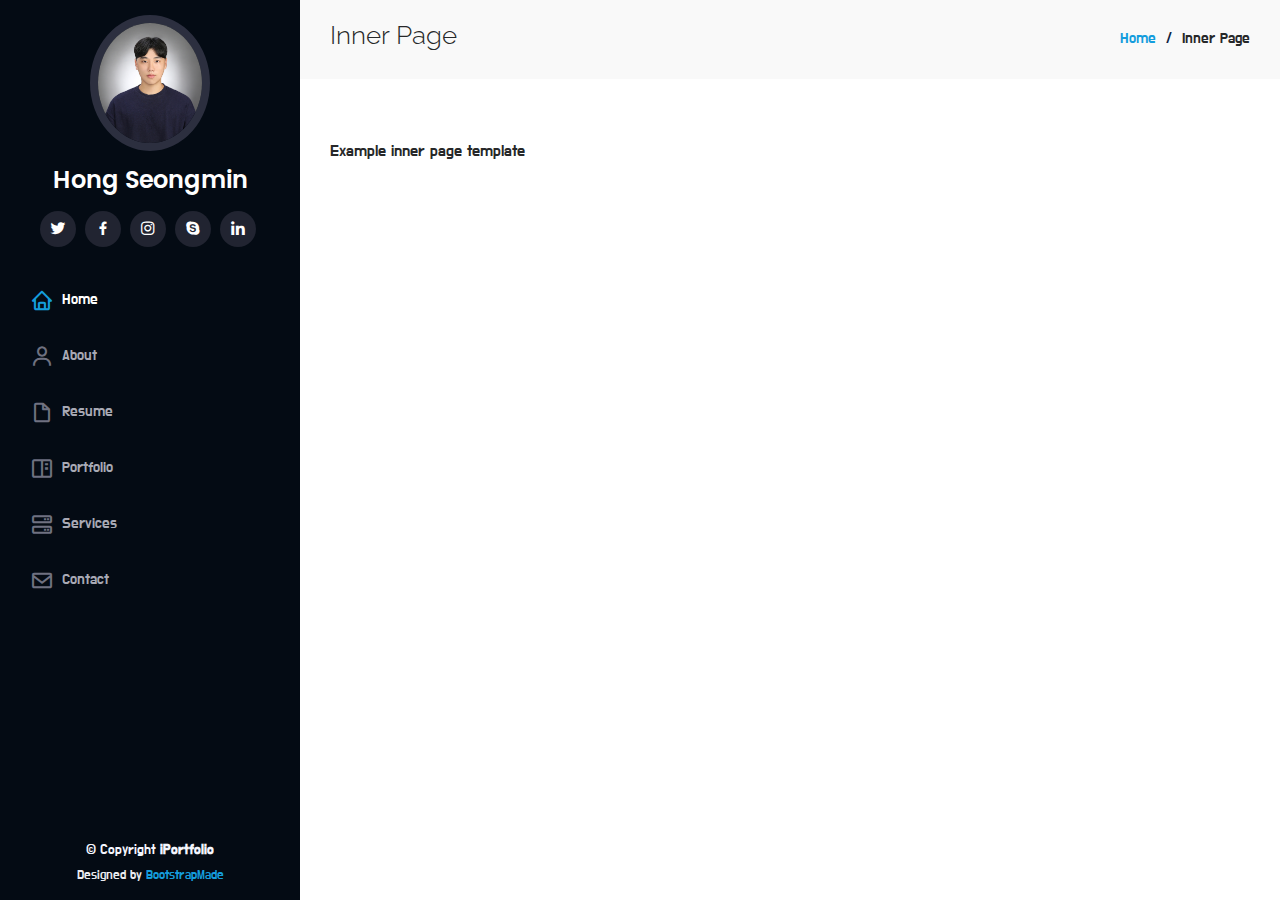
<file: inner-page.html>
<!DOCTYPE html>
<html lang="en">

<head>
  <meta charset="utf-8">
  <meta content="width=device-width, initial-scale=1.0" name="viewport">

  <title>Inner Page - iPortfolio Bootstrap Template</title>
  <meta content="" name="description">
  <meta content="" name="keywords">

  <!-- Favicons -->
  <link href="assets/img/favicon.png" rel="icon">
  <link href="assets/img/apple-touch-icon.png" rel="apple-touch-icon">

  <!-- Google Fonts -->
  <link href="https://fonts.googleapis.com/css?family=Open+Sans:300,300i,400,400i,600,600i,700,700i|Raleway:300,300i,400,400i,500,500i,600,600i,700,700i|Poppins:300,300i,400,400i,500,500i,600,600i,700,700i" rel="stylesheet">

  <!-- Vendor CSS Files -->
  <link href="assets/vendor/aos/aos.css" rel="stylesheet">
  <link href="assets/vendor/bootstrap/css/bootstrap.min.css" rel="stylesheet">
  <link href="assets/vendor/bootstrap-icons/bootstrap-icons.css" rel="stylesheet">
  <link href="assets/vendor/boxicons/css/boxicons.min.css" rel="stylesheet">
  <link href="assets/vendor/glightbox/css/glightbox.min.css" rel="stylesheet">
  <link href="assets/vendor/swiper/swiper-bundle.min.css" rel="stylesheet">

  <!-- Template Main CSS File -->
  <link href="assets/css/style.css" rel="stylesheet">

  <!-- =======================================================
  * Template Name: iPortfolio
  * Updated: Sep 18 2023 with Bootstrap v5.3.2
  * Template URL: https://bootstrapmade.com/iportfolio-bootstrap-portfolio-websites-template/
  * Author: BootstrapMade.com
  * License: https://bootstrapmade.com/license/
  ======================================================== -->
</head>

<body>

  <!-- ======= Mobile nav toggle button ======= -->
  <i class="bi bi-list mobile-nav-toggle d-xl-none"></i>

  <!-- ======= Header ======= -->
  <header id="header">
    <div class="d-flex flex-column">

      <div class="profile">
        <img src="assets/img/profile-img.jpg" alt="" class="img-fluid rounded-circle">
        <h1 class="text-light"><a href="index.html">Hong Seongmin</a></h1>
        <div class="social-links mt-3 text-center">
          <a href="#" class="twitter"><i class="bx bxl-twitter"></i></a>
          <a href="#" class="facebook"><i class="bx bxl-facebook"></i></a>
          <a href="#" class="instagram"><i class="bx bxl-instagram"></i></a>
          <a href="#" class="google-plus"><i class="bx bxl-skype"></i></a>
          <a href="#" class="linkedin"><i class="bx bxl-linkedin"></i></a>
        </div>
      </div>

      <nav id="navbar" class="nav-menu navbar">
        <ul>
          <li><a href="#hero" class="nav-link scrollto active"><i class="bx bx-home"></i> <span>Home</span></a></li>
          <li><a href="#about" class="nav-link scrollto"><i class="bx bx-user"></i> <span>About</span></a></li>
          <li><a href="#resume" class="nav-link scrollto"><i class="bx bx-file-blank"></i> <span>Resume</span></a></li>
          <li><a href="#portfolio" class="nav-link scrollto"><i class="bx bx-book-content"></i> <span>Portfolio</span></a></li>
          <li><a href="#services" class="nav-link scrollto"><i class="bx bx-server"></i> <span>Services</span></a></li>
          <li><a href="#contact" class="nav-link scrollto"><i class="bx bx-envelope"></i> <span>Contact</span></a></li>
        </ul>
      </nav><!-- .nav-menu -->
    </div>
  </header><!-- End Header -->

  <main id="main">

    <!-- ======= Breadcrumbs ======= -->
    <section class="breadcrumbs">
      <div class="container">

        <div class="d-flex justify-content-between align-items-center">
          <h2>Inner Page</h2>
          <ol>
            <li><a href="index.html">Home</a></li>
            <li>Inner Page</li>
          </ol>
        </div>

      </div>
    </section><!-- End Breadcrumbs -->

    <section class="inner-page">
      <div class="container">
        <p>
          Example inner page template
        </p>
      </div>
    </section>

  </main><!-- End #main -->

  <!-- ======= Footer ======= -->
  <footer id="footer">
    <div class="container">
      <div class="copyright">
        &copy; Copyright <strong><span>iPortfolio</span></strong>
      </div>
      <div class="credits">
        <!-- All the links in the footer should remain intact. -->
        <!-- You can delete the links only if you purchased the pro version. -->
        <!-- Licensing information: https://bootstrapmade.com/license/ -->
        <!-- Purchase the pro version with working PHP/AJAX contact form: https://bootstrapmade.com/iportfolio-bootstrap-portfolio-websites-template/ -->
        Designed by <a href="https://bootstrapmade.com/">BootstrapMade</a>
      </div>
    </div>
  </footer><!-- End  Footer -->

  <a href="#" class="back-to-top d-flex align-items-center justify-content-center"><i class="bi bi-arrow-up-short"></i></a>

  <!-- Vendor JS Files -->
  <script src="assets/vendor/purecounter/purecounter_vanilla.js"></script>
  <script src="assets/vendor/aos/aos.js"></script>
  <script src="assets/vendor/bootstrap/js/bootstrap.bundle.min.js"></script>
  <script src="assets/vendor/glightbox/js/glightbox.min.js"></script>
  <script src="assets/vendor/isotope-layout/isotope.pkgd.min.js"></script>
  <script src="assets/vendor/swiper/swiper-bundle.min.js"></script>
  <script src="assets/vendor/typed.js/typed.umd.js"></script>
  <script src="assets/vendor/waypoints/noframework.waypoints.js"></script>
  <script src="assets/vendor/php-email-form/validate.js"></script>

  <!-- Template Main JS File -->
  <script src="assets/js/main.js"></script>

</body>

</html>
</file>
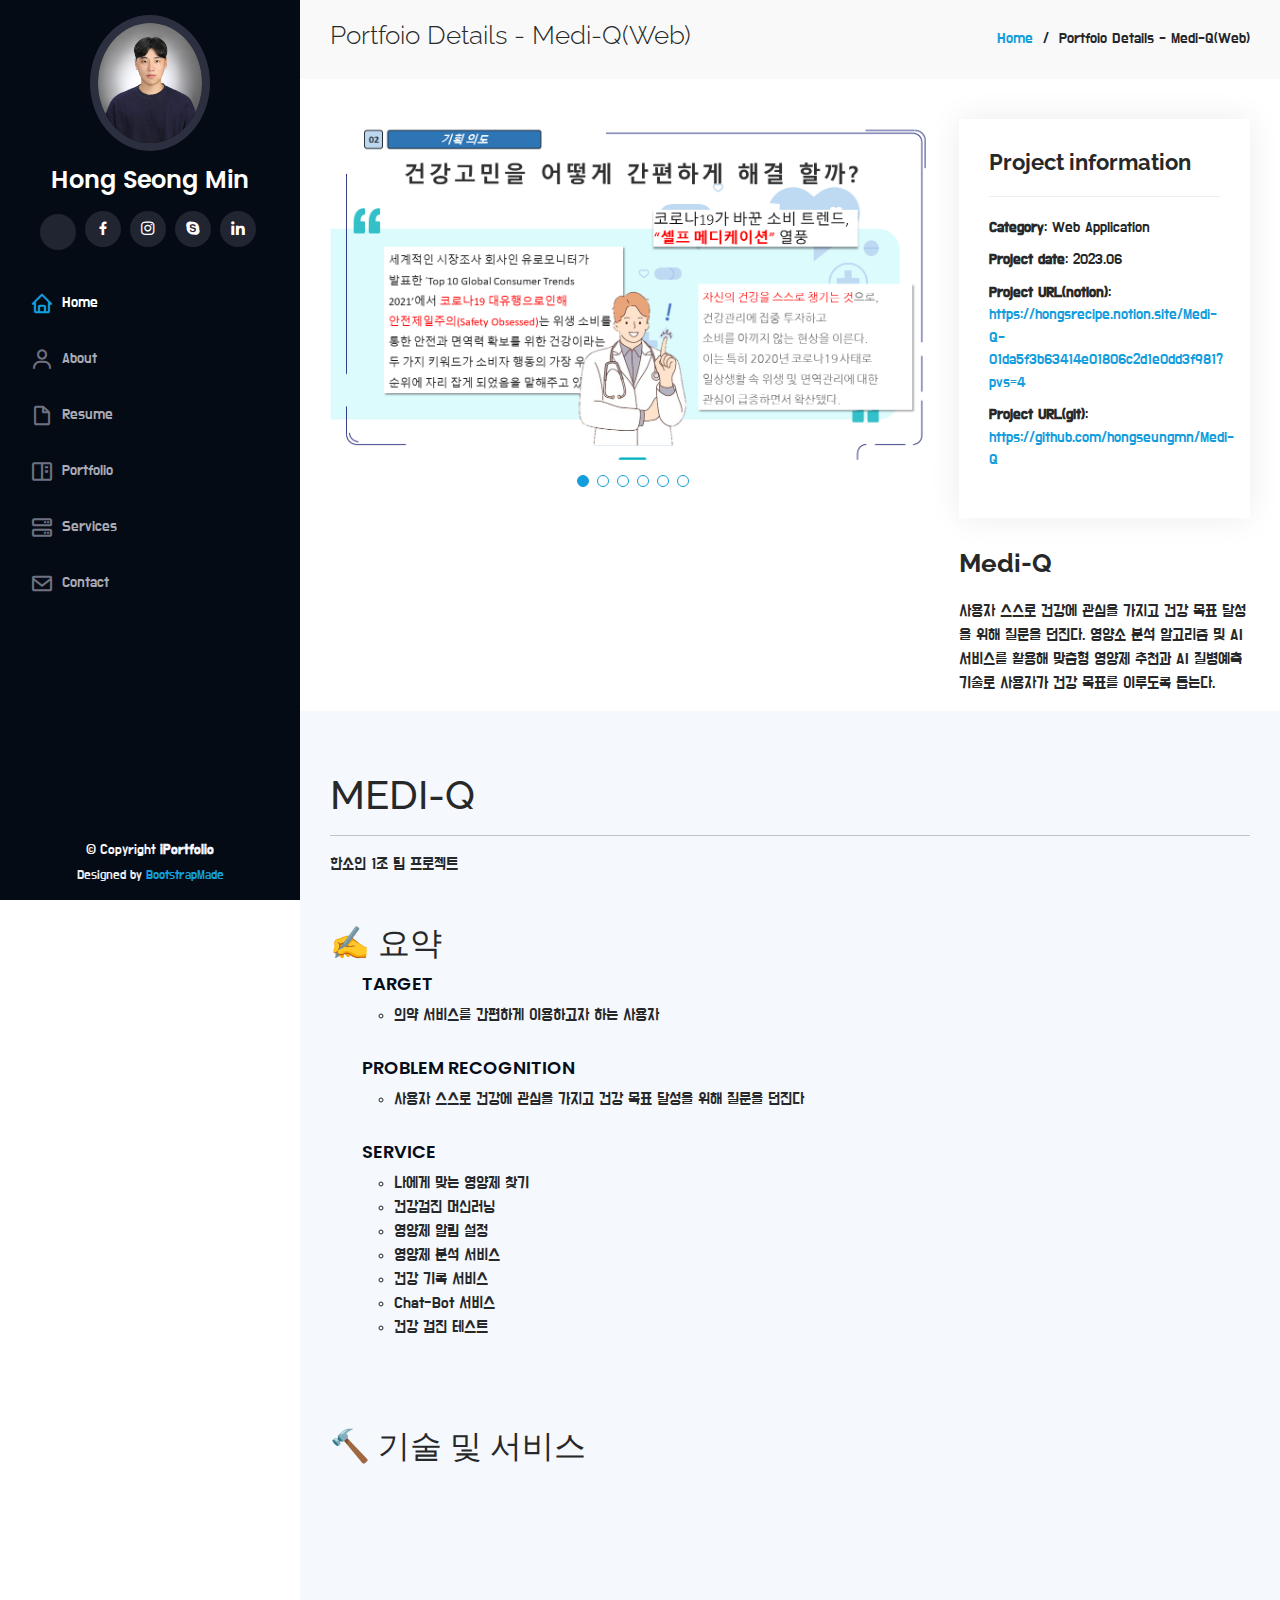
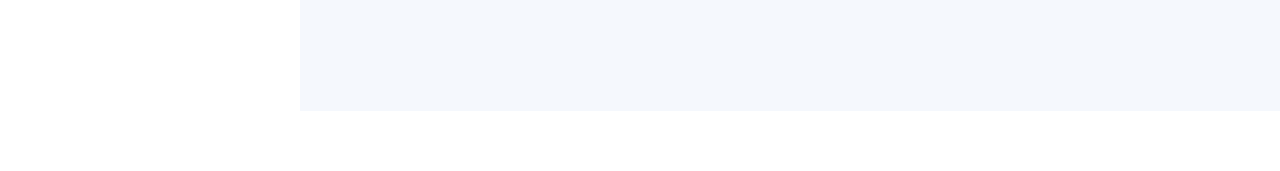
<file: portfolio-details_1.html>
<!DOCTYPE html>
<html lang="en">

<head>
  <meta charset="utf-8">
  <meta content="width=device-width, initial-scale=1.0" name="viewport">

  <title>Portfolio Details - iPortfolio Bootstrap Template</title>
  <meta content="" name="description">
  <meta content="" name="keywords">

  <!-- Favicons -->
  <link href="assets/img/favicon.png" rel="icon">
  <link href="assets/img/apple-touch-icon.png" rel="apple-touch-icon">

  <!-- Google Fonts -->
  <link href="https://fonts.googleapis.com/css?family=Open+Sans:300,300i,400,400i,600,600i,700,700i|Raleway:300,300i,400,400i,500,500i,600,600i,700,700i|Poppins:300,300i,400,400i,500,500i,600,600i,700,700i" rel="stylesheet">

  <!-- Vendor CSS Files -->
  <link href="assets/vendor/aos/aos.css" rel="stylesheet">
  <link href="assets/vendor/bootstrap/css/bootstrap.min.css" rel="stylesheet">
  <link href="assets/vendor/bootstrap-icons/bootstrap-icons.css" rel="stylesheet">
  <link href="assets/vendor/boxicons/css/boxicons.min.css" rel="stylesheet">
  <link href="assets/vendor/glightbox/css/glightbox.min.css" rel="stylesheet">
  <link href="assets/vendor/swiper/swiper-bundle.min.css" rel="stylesheet">

  <!-- Template Main CSS File -->
  <link href="assets/css/style.css" rel="stylesheet">

  <!-- =======================================================
  * Template Name: iPortfolio
  * Updated: Sep 18 2023 with Bootstrap v5.3.2
  * Template URL: https://bootstrapmade.com/iportfolio-bootstrap-portfolio-websites-template/
  * Author: BootstrapMade.com
  * License: https://bootstrapmade.com/license/
  ======================================================== -->
</head>

<body>

  <!-- ======= Mobile nav toggle button ======= -->
  <i class="bi bi-list mobile-nav-toggle d-xl-none"></i>

  <!-- ======= Header ======= -->
  <header id="header">
    <div class="d-flex flex-column">

      <div class="profile">
        <img src="assets/img/profile-img.jpg" alt="" class="img-fluid rounded-circle">
        <h1 class="text-light"><a href="index.html">Hong Seong Min</a></h1>
        <div class="social-links mt-3 text-center">
          <a href="#" class="twitter"><i class="bx si-notion"></i></a>
          <a href="#" class="facebook"><i class="bx bxl-facebook"></i></a>
          <a href="#" class="instagram"><i class="bx bxl-instagram"></i></a>
          <a href="#" class="google-plus"><i class="bx bxl-skype"></i></a>
          <a href="#" class="linkedin"><i class="bx bxl-linkedin"></i></a>
        </div>
      </div>

      <nav id="navbar" class="nav-menu navbar">
        <ul>
          <li><a href="index.html" class="nav-link scrollto active"><i class="bx bx-home"></i> <span>Home</span></a></li>
          <li><a href="index.html#about" class="nav-link scrollto"><i class="bx bx-user"></i> <span>About</span></a></li>
          <li><a href="index.html#resume" class="nav-link scrollto"><i class="bx bx-file-blank"></i> <span>Resume</span></a></li>
          <li><a href="index.html#portfolio" class="nav-link scrollto"><i class="bx bx-book-content"></i> <span>Portfolio</span></a></li>
          <li><a href="index.html#services" class="nav-link scrollto"><i class="bx bx-server"></i> <span>Services</span></a></li>
          <li><a href="index.html#contact" class="nav-link scrollto"><i class="bx bx-envelope"></i> <span>Contact</span></a></li>
        </ul>
      </nav><!-- .nav-menu -->
    </div>
  </header><!-- End Header -->

  <main id="main">

    <!-- ======= Breadcrumbs ======= -->
    <section id="breadcrumbs" class="breadcrumbs">
      <div class="container">

        <div class="d-flex justify-content-between align-items-center">
          <h2>Portfoio Details - Medi-Q(Web)</h2>
          <ol>
            <li><a href="index.html">Home</a></li>
            <li>Portfoio Details - Medi-Q(Web)</li>
          </ol>
        </div>

      </div>
    </section><!-- End Breadcrumbs -->

    <!-- ======= Portfolio Details Section ======= -->
    <section id="portfolio-details" class="portfolio-details">
      <div class="container">

        <div class="row gy-4">

          <div class="col-lg-8">
            <div class="portfolio-details-slider swiper">
              <div class="swiper-wrapper align-items-center">

                <div class="swiper-slide">
                  <img src="assets/img/portfolio/mediq-1.png" alt="">
                </div>

                <div class="swiper-slide">
                  <img src="assets/img/portfolio/mediq-2.png" alt="">
                </div>

                <div class="swiper-slide">
                  <img src="assets/img/portfolio/mediq-3.png" alt="">
                </div>

                <div class="swiper-slide">
                  <img src="assets/img/portfolio/mediq-4.png" alt="">
                </div>

                <div class="swiper-slide">
                  <img src="assets/img/portfolio/mediq-5.png" alt="">
                </div>
                
                <div class="swiper-slide">
                  <img src="assets/img/portfolio/mediq-6.png" alt="">
                </div>

              </div>
              <div class="swiper-pagination"></div>
            </div>
          </div>

          <div class="col-lg-4">
            <div class="portfolio-info">
              <h3>Project information</h3>
              <ul>
                <li><strong>Category</strong>: Web Application</li>
                <li><strong>Project date</strong>: 2023.06</li>
                <li><strong>Project URL(notion)</strong>: <a href="https://hongsrecipe.notion.site/Medi-Q-01da5f3b63414e01806c2d1e0dd3f981?pvs=4">https://hongsrecipe.notion.site/Medi-Q-01da5f3b63414e01806c2d1e0dd3f981?pvs=4</a></li>
                <li><strong>Project URL(git)</strong>: <a href="https://github.com/hongseungmn/Medi-Q">https://github.com/hongseungmn/Medi-Q</a></li>
              </ul>
            </div>
            <div class="portfolio-description">
              <h2>Medi-Q</h2>
              <p>
                사용자 스스로 건강에 관심을 가지고 건강 목표 달성을 위해 질문을 던진다. 영양소 분석 알고리즘 및 AI 서비스를 활용해 맞춤형 영양제 추천과 AI 질병예측 기술로 사용자가 건강 목표를 이루도록 돕는다.
              </p>
            </div>
          </div>

        </div>

      </div>
      <section id="skills" class="skills section-bg" style="height: 1000px;">
      <div class="portfolio-detail-content container">
        
        <h1>MEDI-Q</h1>
        <hr>
        한소인 1조 팀 프로젝트
        <br>
        <br>
        <br>
        <h2>✍️&nbsp;요약</h2>
        <ul>
          <div class="progress"><span class="skill" style="font-size:large">target</span>
            <ul><li style="font-size:medium">의약 서비스를 간편하게 이용하고자 하는 사용자</li></ul>
          </div>
          <br>
          <div class="progress"><span class="skill" style="font-size:large">problem recognition</span>
            <ul>
              <li style="font-size:medium">사용자 스스로 건강에 관심을 가지고 건강 목표 달성을 위해 질문을 던진다</li>
              <li style="font-size:medium">영양소 분석 알고리즘 및 AI 서비스를 활용한 맞춤형 영양제 추천과 AI 질병예측 기술로 사용자가 건강 목표를 이루도록 돕는다</li>
            </ul>
          </div>
          <br>
          <div class="progress" style="height:min-content"><span class="skill" style="font-size:large">service</span>
            <ul>
              <li style="font-size:medium">나에게 맞는 영양제 찾기</li>
              <li style="font-size:medium">건강검진 머신러닝</li>
              <li style="font-size:medium">영양제 알림 설정</li>
              <li style="font-size:medium">영양제 분석 서비스</li>
              <li style="font-size:medium">건강 기록 서비스</li>
              <li style="font-size:medium">Chat-Bot 서비스</li>
              <li style="font-size:medium">건강 검진 테스트</li>
            </ul>
          </div>
        </ul>

        <br>
        <br>
        <br>
        <h2>🔨&nbsp;기술 및 서비스</h2>
        
      
        <!-- <h1>역할 &amp; 서비스 아키텍처</h1>
        <img src="assets/img/portfolio/mediq-7.png" style="width: 60%;" alt="">
        <img src="assets/img/portfolio/mediq-8.png" alt="">
        <h1>서비스 아키텍처</h1>
        
        <h1>영상</h1>
        <iframe width="560" height="315" src="https://www.youtube.com/embed/ECmVdzac8rc?si=UhjzdRrt28PNdxP2" title="YouTube video player" frameborder="0" allow="accelerometer; autoplay; clipboard-write; encrypted-media; gyroscope; picture-in-picture; web-share" referrerpolicy="strict-origin-when-cross-origin" allowfullscreen></iframe> -->
      </div>
      </section>
    </section><!-- End Portfolio Details Section -->

  </main><!-- End #main -->

  <!-- ======= Footer ======= -->
  <footer id="footer">
    <div class="container">
      <div class="copyright">
        &copy; Copyright <strong><span>iPortfolio</span></strong>
      </div>
      <div class="credits">
        <!-- All the links in the footer should remain intact. -->
        <!-- You can delete the links only if you purchased the pro version. -->
        <!-- Licensing information: https://bootstrapmade.com/license/ -->
        <!-- Purchase the pro version with working PHP/AJAX contact form: https://bootstrapmade.com/iportfolio-bootstrap-portfolio-websites-template/ -->
        Designed by <a href="https://bootstrapmade.com/">BootstrapMade</a>
      </div>
    </div>
  </footer><!-- End  Footer -->

  <a href="#" class="back-to-top d-flex align-items-center justify-content-center"><i class="bi bi-arrow-up-short"></i></a>

  <!-- Vendor JS Files -->
  <script src="assets/vendor/purecounter/purecounter_vanilla.js"></script>
  <script src="assets/vendor/aos/aos.js"></script>
  <script src="assets/vendor/bootstrap/js/bootstrap.bundle.min.js"></script>
  <script src="assets/vendor/glightbox/js/glightbox.min.js"></script>
  <script src="assets/vendor/isotope-layout/isotope.pkgd.min.js"></script>
  <script src="assets/vendor/swiper/swiper-bundle.min.js"></script>
  <script src="assets/vendor/typed.js/typed.umd.js"></script>
  <script src="assets/vendor/waypoints/noframework.waypoints.js"></script>
  <script src="assets/vendor/php-email-form/validate.js"></script>

  <!-- Template Main JS File -->
  <script src="assets/js/main.js"></script>

</body>

</html>
</file>
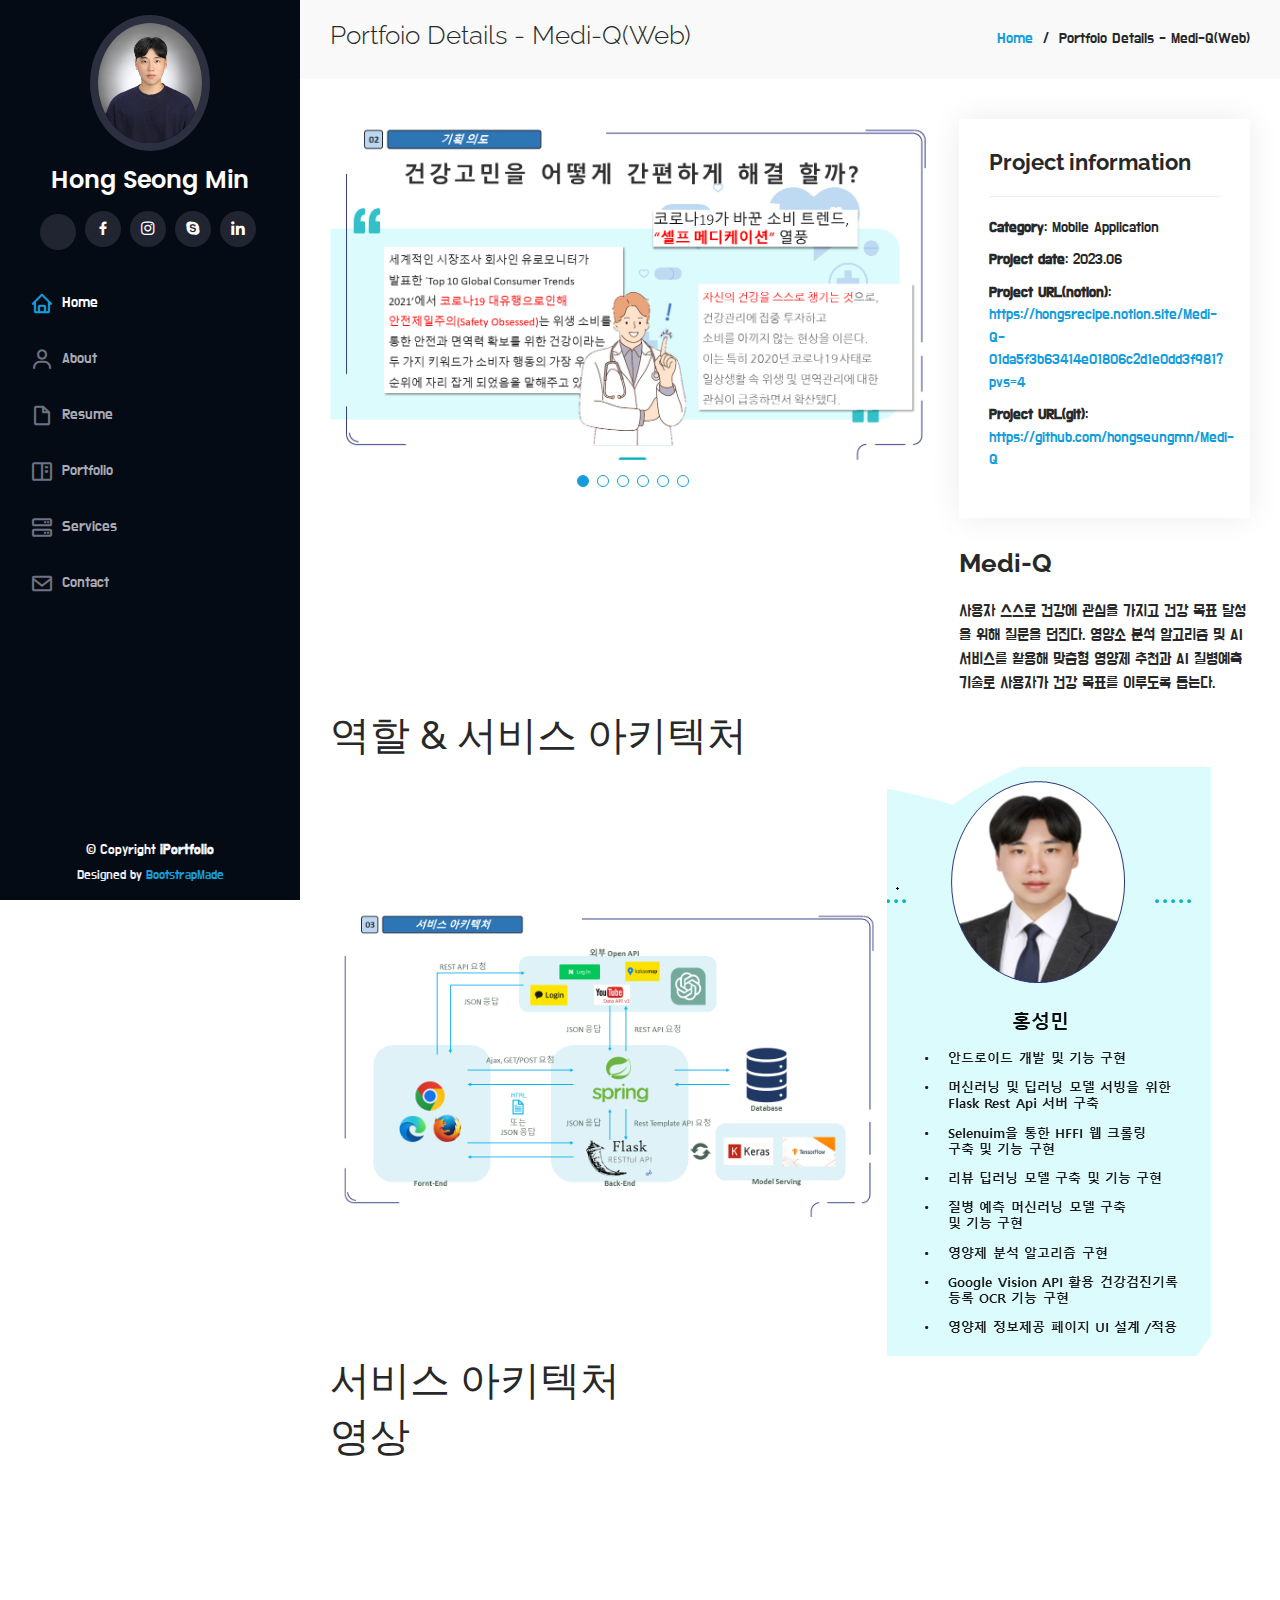
<file: portfolio-details_2.html>
<!DOCTYPE html>
<html lang="en">

<head>
  <meta charset="utf-8">
  <meta content="width=device-width, initial-scale=1.0" name="viewport">

  <title>Portfolio Details - iPortfolio Bootstrap Template</title>
  <meta content="" name="description">
  <meta content="" name="keywords">

  <!-- Favicons -->
  <link href="assets/img/favicon.png" rel="icon">
  <link href="assets/img/apple-touch-icon.png" rel="apple-touch-icon">

  <!-- Google Fonts -->
  <link href="https://fonts.googleapis.com/css?family=Open+Sans:300,300i,400,400i,600,600i,700,700i|Raleway:300,300i,400,400i,500,500i,600,600i,700,700i|Poppins:300,300i,400,400i,500,500i,600,600i,700,700i" rel="stylesheet">

  <!-- Vendor CSS Files -->
  <link href="assets/vendor/aos/aos.css" rel="stylesheet">
  <link href="assets/vendor/bootstrap/css/bootstrap.min.css" rel="stylesheet">
  <link href="assets/vendor/bootstrap-icons/bootstrap-icons.css" rel="stylesheet">
  <link href="assets/vendor/boxicons/css/boxicons.min.css" rel="stylesheet">
  <link href="assets/vendor/glightbox/css/glightbox.min.css" rel="stylesheet">
  <link href="assets/vendor/swiper/swiper-bundle.min.css" rel="stylesheet">

  <!-- Template Main CSS File -->
  <link href="assets/css/style.css" rel="stylesheet">

  <!-- =======================================================
  * Template Name: iPortfolio
  * Updated: Sep 18 2023 with Bootstrap v5.3.2
  * Template URL: https://bootstrapmade.com/iportfolio-bootstrap-portfolio-websites-template/
  * Author: BootstrapMade.com
  * License: https://bootstrapmade.com/license/
  ======================================================== -->
</head>

<body>

  <!-- ======= Mobile nav toggle button ======= -->
  <i class="bi bi-list mobile-nav-toggle d-xl-none"></i>

  <!-- ======= Header ======= -->
  <header id="header">
    <div class="d-flex flex-column">

      <div class="profile">
        <img src="assets/img/profile-img.jpg" alt="" class="img-fluid rounded-circle">
        <h1 class="text-light"><a href="index.html">Hong Seong Min</a></h1>
        <div class="social-links mt-3 text-center">
          <a href="#" class="twitter"><i class="bx si-notion"></i></a>
          <a href="#" class="facebook"><i class="bx bxl-facebook"></i></a>
          <a href="#" class="instagram"><i class="bx bxl-instagram"></i></a>
          <a href="#" class="google-plus"><i class="bx bxl-skype"></i></a>
          <a href="#" class="linkedin"><i class="bx bxl-linkedin"></i></a>
        </div>
      </div>

      <nav id="navbar" class="nav-menu navbar">
        <ul>
          <li><a href="index.html" class="nav-link scrollto active"><i class="bx bx-home"></i> <span>Home</span></a></li>
          <li><a href="index.html#about" class="nav-link scrollto"><i class="bx bx-user"></i> <span>About</span></a></li>
          <li><a href="index.html#resume" class="nav-link scrollto"><i class="bx bx-file-blank"></i> <span>Resume</span></a></li>
          <li><a href="index.html#portfolio" class="nav-link scrollto"><i class="bx bx-book-content"></i> <span>Portfolio</span></a></li>
          <li><a href="index.html#services" class="nav-link scrollto"><i class="bx bx-server"></i> <span>Services</span></a></li>
          <li><a href="index.html#contact" class="nav-link scrollto"><i class="bx bx-envelope"></i> <span>Contact</span></a></li>
        </ul>
      </nav><!-- .nav-menu -->
    </div>
  </header><!-- End Header -->

  <main id="main">

    <!-- ======= Breadcrumbs ======= -->
    <section id="breadcrumbs" class="breadcrumbs">
      <div class="container">

        <div class="d-flex justify-content-between align-items-center">
          <h2>Portfoio Details - Medi-Q(Web)</h2>
          <ol>
            <li><a href="index.html">Home</a></li>
            <li>Portfoio Details - Medi-Q(Web)</li>
          </ol>
        </div>

      </div>
    </section><!-- End Breadcrumbs -->

    <!-- ======= Portfolio Details Section ======= -->
    <section id="portfolio-details" class="portfolio-details">
      <div class="container">

        <div class="row gy-4">

          <div class="col-lg-8">
            <div class="portfolio-details-slider swiper">
              <div class="swiper-wrapper align-items-center">

                <div class="swiper-slide">
                  <img src="assets/img/portfolio/mediq-1.png" alt="">
                </div>

                <div class="swiper-slide">
                  <img src="assets/img/portfolio/mediq-2.png" alt="">
                </div>

                <div class="swiper-slide">
                  <img src="assets/img/portfolio/mediq-3.png" alt="">
                </div>

                <div class="swiper-slide">
                  <img src="assets/img/portfolio/mediq-4.png" alt="">
                </div>

                <div class="swiper-slide">
                  <img src="assets/img/portfolio/mediq-5.png" alt="">
                </div>
                
                <div class="swiper-slide">
                  <img src="assets/img/portfolio/mediq-6.png" alt="">
                </div>

              </div>
              <div class="swiper-pagination"></div>
            </div>
          </div>

          <div class="col-lg-4">
            <div class="portfolio-info">
              <h3>Project information</h3>
              <ul>
                <li><strong>Category</strong>: Mobile Application</li>
                <li><strong>Project date</strong>: 2023.06</li>
                <li><strong>Project URL(notion)</strong>: <a href="https://hongsrecipe.notion.site/Medi-Q-01da5f3b63414e01806c2d1e0dd3f981?pvs=4">https://hongsrecipe.notion.site/Medi-Q-01da5f3b63414e01806c2d1e0dd3f981?pvs=4</a></li>
                <li><strong>Project URL(git)</strong>: <a href="https://github.com/hongseungmn/Medi-Q">https://github.com/hongseungmn/Medi-Q</a></li>
              </ul>
            </div>
            <div class="portfolio-description">
              <h2>Medi-Q</h2>
              <p>
                사용자 스스로 건강에 관심을 가지고 건강 목표 달성을 위해 질문을 던진다. 영양소 분석 알고리즘 및 AI 서비스를 활용해 맞춤형 영양제 추천과 AI 질병예측 기술로 사용자가 건강 목표를 이루도록 돕는다.
              </p>
            </div>
          </div>

        </div>

      </div>
      <div class="portfolio-detail-content container">
        <h1>역할 &amp; 서비스 아키텍처</h1>
        <img src="assets/img/portfolio/mediq-7.png" style="width: 60%;" alt="">
        <img src="assets/img/portfolio/mediq-8.png" alt="">
        <h1>서비스 아키텍처</h1>
       
        <h1>영상</h1>
        <iframe width="560" height="315" src="https://www.youtube.com/embed/ECmVdzac8rc?si=UhjzdRrt28PNdxP2" title="YouTube video player" frameborder="0" allow="accelerometer; autoplay; clipboard-write; encrypted-media; gyroscope; picture-in-picture; web-share" referrerpolicy="strict-origin-when-cross-origin" allowfullscreen></iframe>
      </div>
    </section><!-- End Portfolio Details Section -->

  </main><!-- End #main -->

  <!-- ======= Footer ======= -->
  <footer id="footer">
    <div class="container">
      <div class="copyright">
        &copy; Copyright <strong><span>iPortfolio</span></strong>
      </div>
      <div class="credits">
        <!-- All the links in the footer should remain intact. -->
        <!-- You can delete the links only if you purchased the pro version. -->
        <!-- Licensing information: https://bootstrapmade.com/license/ -->
        <!-- Purchase the pro version with working PHP/AJAX contact form: https://bootstrapmade.com/iportfolio-bootstrap-portfolio-websites-template/ -->
        Designed by <a href="https://bootstrapmade.com/">BootstrapMade</a>
      </div>
    </div>
  </footer><!-- End  Footer -->

  <a href="#" class="back-to-top d-flex align-items-center justify-content-center"><i class="bi bi-arrow-up-short"></i></a>

  <!-- Vendor JS Files -->
  <script src="assets/vendor/purecounter/purecounter_vanilla.js"></script>
  <script src="assets/vendor/aos/aos.js"></script>
  <script src="assets/vendor/bootstrap/js/bootstrap.bundle.min.js"></script>
  <script src="assets/vendor/glightbox/js/glightbox.min.js"></script>
  <script src="assets/vendor/isotope-layout/isotope.pkgd.min.js"></script>
  <script src="assets/vendor/swiper/swiper-bundle.min.js"></script>
  <script src="assets/vendor/typed.js/typed.umd.js"></script>
  <script src="assets/vendor/waypoints/noframework.waypoints.js"></script>
  <script src="assets/vendor/php-email-form/validate.js"></script>

  <!-- Template Main JS File -->
  <script src="assets/js/main.js"></script>

</body>

</html>
</file>
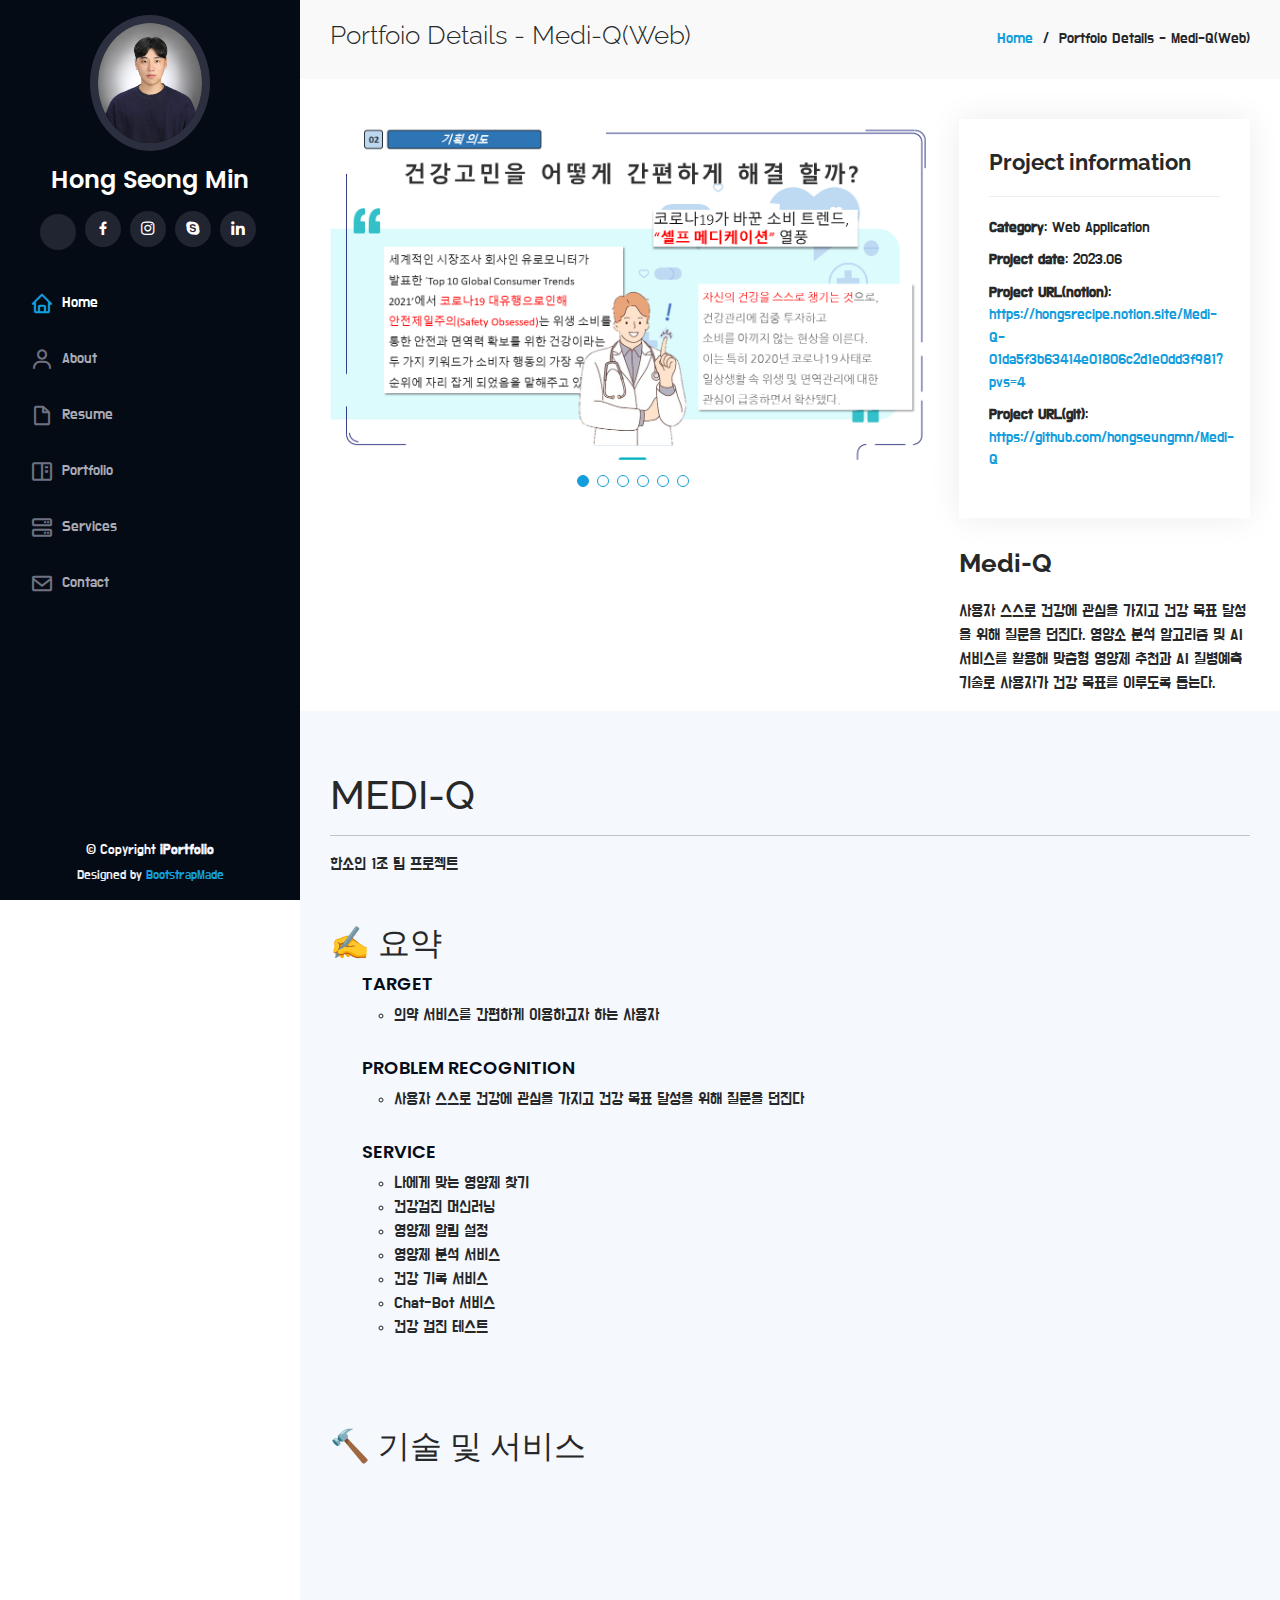
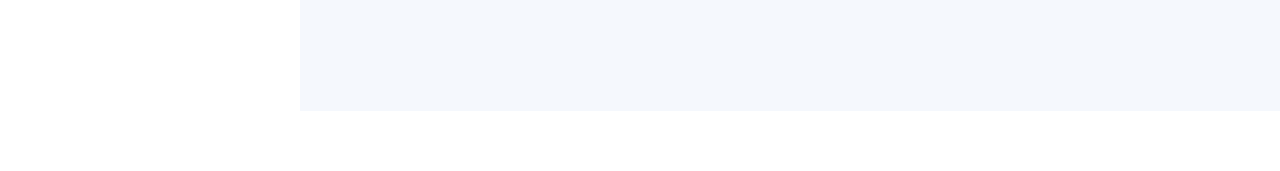
<file: portfolio-details_mediq_1.html>
<!DOCTYPE html>
<html lang="en">

<head>
  <meta charset="utf-8">
  <meta content="width=device-width, initial-scale=1.0" name="viewport">

  <title>Portfolio Details - iPortfolio Bootstrap Template</title>
  <meta content="" name="description">
  <meta content="" name="keywords">

  <!-- Favicons -->
  <link href="assets/img/favicon.png" rel="icon">
  <link href="assets/img/apple-touch-icon.png" rel="apple-touch-icon">

  <!-- Google Fonts -->
  <link href="https://fonts.googleapis.com/css?family=Open+Sans:300,300i,400,400i,600,600i,700,700i|Raleway:300,300i,400,400i,500,500i,600,600i,700,700i|Poppins:300,300i,400,400i,500,500i,600,600i,700,700i" rel="stylesheet">

  <!-- Vendor CSS Files -->
  <link href="assets/vendor/aos/aos.css" rel="stylesheet">
  <link href="assets/vendor/bootstrap/css/bootstrap.min.css" rel="stylesheet">
  <link href="assets/vendor/bootstrap-icons/bootstrap-icons.css" rel="stylesheet">
  <link href="assets/vendor/boxicons/css/boxicons.min.css" rel="stylesheet">
  <link href="assets/vendor/glightbox/css/glightbox.min.css" rel="stylesheet">
  <link href="assets/vendor/swiper/swiper-bundle.min.css" rel="stylesheet">
  <link rel="preconnect" href="https://fonts.googleapis.com">
  <link rel="preconnect" href="https://fonts.gstatic.com" crossorigin>
  <link href="https://fonts.googleapis.com/css2?family=Do+Hyeon&display=swap" rel="stylesheet">

  <!-- Template Main CSS File -->
  <link href="assets/css/style.css" rel="stylesheet">

  <!-- =======================================================
  * Template Name: iPortfolio
  * Updated: Sep 18 2023 with Bootstrap v5.3.2
  * Template URL: https://bootstrapmade.com/iportfolio-bootstrap-portfolio-websites-template/
  * Author: BootstrapMade.com
  * License: https://bootstrapmade.com/license/
  ======================================================== -->
</head>

<body>

  <!-- ======= Mobile nav toggle button ======= -->
  <i class="bi bi-list mobile-nav-toggle d-xl-none"></i>

  <!-- ======= Header ======= -->
  <header id="header">
    <div class="d-flex flex-column">

      <div class="profile">
        <img src="assets/img/profile-img.jpg" alt="" class="img-fluid rounded-circle">
        <h1 class="text-light"><a href="index.html">Hong Seong Min</a></h1>
        <div class="social-links mt-3 text-center">
          <a href="#" class="twitter"><i class="bx si-notion"></i></a>
          <a href="#" class="facebook"><i class="bx bxl-facebook"></i></a>
          <a href="#" class="instagram"><i class="bx bxl-instagram"></i></a>
          <a href="#" class="google-plus"><i class="bx bxl-skype"></i></a>
          <a href="#" class="linkedin"><i class="bx bxl-linkedin"></i></a>
        </div>
      </div>

      <nav id="navbar" class="nav-menu navbar">
        <ul>
          <li><a href="index.html" class="nav-link scrollto active"><i class="bx bx-home"></i> <span>Home</span></a></li>
          <li><a href="index.html#about" class="nav-link scrollto"><i class="bx bx-user"></i> <span>About</span></a></li>
          <li><a href="index.html#resume" class="nav-link scrollto"><i class="bx bx-file-blank"></i> <span>Resume</span></a></li>
          <li><a href="index.html#portfolio" class="nav-link scrollto"><i class="bx bx-book-content"></i> <span>Portfolio</span></a></li>
          <li><a href="index.html#services" class="nav-link scrollto"><i class="bx bx-server"></i> <span>Services</span></a></li>
          <li><a href="index.html#contact" class="nav-link scrollto"><i class="bx bx-envelope"></i> <span>Contact</span></a></li>
        </ul>
      </nav><!-- .nav-menu -->
    </div>
  </header><!-- End Header -->

  <main id="main">

    <!-- ======= Breadcrumbs ======= -->
    <section id="breadcrumbs" class="breadcrumbs">
      <div class="container">

        <div class="d-flex justify-content-between align-items-center">
          <h2>Portfoio Details - Medi-Q(Web)</h2>
          <ol>
            <li><a href="index.html">Home</a></li>
            <li>Portfoio Details - Medi-Q(Web)</li>
          </ol>
        </div>

      </div>
    </section><!-- End Breadcrumbs -->

    <!-- ======= Portfolio Details Section ======= -->
    <section id="portfolio-details" class="portfolio-details">
      <div class="container">

        <div class="row gy-4">

          <div class="col-lg-8">
            <div class="portfolio-details-slider swiper">
              <div class="swiper-wrapper align-items-center">

                <div class="swiper-slide">
                  <img src="assets/img/portfolio/mediq-1.png" alt="">
                </div>

                <div class="swiper-slide">
                  <img src="assets/img/portfolio/mediq-2.png" alt="">
                </div>

                <div class="swiper-slide">
                  <img src="assets/img/portfolio/mediq-3.png" alt="">
                </div>

                <div class="swiper-slide">
                  <img src="assets/img/portfolio/mediq-4.png" alt="">
                </div>

                <div class="swiper-slide">
                  <img src="assets/img/portfolio/mediq-5.png" alt="">
                </div>
                
                <div class="swiper-slide">
                  <img src="assets/img/portfolio/mediq-6.png" alt="">
                </div>

              </div>
              <div class="swiper-pagination"></div>
            </div>
          </div>

          <div class="col-lg-4">
            <div class="portfolio-info">
              <h3>Project information</h3>
              <ul>
                <li><strong>Category</strong>: Web Application</li>
                <li><strong>Project date</strong>: 2023.06</li>
                <li><strong>Project URL(notion)</strong>: <a href="https://hongsrecipe.notion.site/Medi-Q-01da5f3b63414e01806c2d1e0dd3f981?pvs=4">https://hongsrecipe.notion.site/Medi-Q-01da5f3b63414e01806c2d1e0dd3f981?pvs=4</a></li>
                <li><strong>Project URL(git)</strong>: <a href="https://github.com/hongseungmn/Medi-Q">https://github.com/hongseungmn/Medi-Q</a></li>
              </ul>
            </div>
            <div class="portfolio-description">
              <h2>Medi-Q</h2>
              <p>
                사용자 스스로 건강에 관심을 가지고 건강 목표 달성을 위해 질문을 던진다. 영양소 분석 알고리즘 및 AI 서비스를 활용해 맞춤형 영양제 추천과 AI 질병예측 기술로 사용자가 건강 목표를 이루도록 돕는다.
              </p>
            </div>
          </div>

        </div>

      </div>
      <section id="skills" class="skills section-bg" style="height: 1000px;">
      <div class="portfolio-detail-content container">
        
        <h1>MEDI-Q</h1>
        <hr>
        한소인 1조 팀 프로젝트
        <br>
        <br>
        <br>
        <h2>✍️&nbsp;요약</h2>
        <ul>
          <div class="progress"><span class="skill" style="font-size:large">target</span>
            <ul><li style="font-size:medium">의약 서비스를 간편하게 이용하고자 하는 사용자</li></ul>
          </div>
          <br>
          <div class="progress"><span class="skill" style="font-size:large">problem recognition</span>
            <ul>
              <li style="font-size:medium">사용자 스스로 건강에 관심을 가지고 건강 목표 달성을 위해 질문을 던진다</li>
              <li style="font-size:medium">영양소 분석 알고리즘 및 AI 서비스를 활용한 맞춤형 영양제 추천과 AI 질병예측 기술로 사용자가 건강 목표를 이루도록 돕는다</li>
            </ul>
          </div>
          <br>
          <div class="progress" style="height:min-content"><span class="skill" style="font-size:large">service</span>
            <ul>
              <li style="font-size:medium">나에게 맞는 영양제 찾기</li>
              <li style="font-size:medium">건강검진 머신러닝</li>
              <li style="font-size:medium">영양제 알림 설정</li>
              <li style="font-size:medium">영양제 분석 서비스</li>
              <li style="font-size:medium">건강 기록 서비스</li>
              <li style="font-size:medium">Chat-Bot 서비스</li>
              <li style="font-size:medium">건강 검진 테스트</li>
            </ul>
          </div>
        </ul>

        <br>
        <br>
        <br>
        <h2>🔨&nbsp;기술 및 서비스</h2>
        
      
        <!-- <h1>역할 &amp; 서비스 아키텍처</h1>
        <img src="assets/img/portfolio/mediq-7.png" style="width: 60%;" alt="">
        <img src="assets/img/portfolio/mediq-8.png" alt="">
        <h1>서비스 아키텍처</h1>
        
        <h1>영상</h1>
        <iframe width="560" height="315" src="https://www.youtube.com/embed/ECmVdzac8rc?si=UhjzdRrt28PNdxP2" title="YouTube video player" frameborder="0" allow="accelerometer; autoplay; clipboard-write; encrypted-media; gyroscope; picture-in-picture; web-share" referrerpolicy="strict-origin-when-cross-origin" allowfullscreen></iframe> -->
      </div>
      </section>
    </section><!-- End Portfolio Details Section -->

  </main><!-- End #main -->

  <!-- ======= Footer ======= -->
  <footer id="footer">
    <div class="container">
      <div class="copyright">
        &copy; Copyright <strong><span>iPortfolio</span></strong>
      </div>
      <div class="credits">
        <!-- All the links in the footer should remain intact. -->
        <!-- You can delete the links only if you purchased the pro version. -->
        <!-- Licensing information: https://bootstrapmade.com/license/ -->
        <!-- Purchase the pro version with working PHP/AJAX contact form: https://bootstrapmade.com/iportfolio-bootstrap-portfolio-websites-template/ -->
        Designed by <a href="https://bootstrapmade.com/">BootstrapMade</a>
      </div>
    </div>
  </footer><!-- End  Footer -->

  <a href="#" class="back-to-top d-flex align-items-center justify-content-center"><i class="bi bi-arrow-up-short"></i></a>

  <!-- Vendor JS Files -->
  <script src="assets/vendor/purecounter/purecounter_vanilla.js"></script>
  <script src="assets/vendor/aos/aos.js"></script>
  <script src="assets/vendor/bootstrap/js/bootstrap.bundle.min.js"></script>
  <script src="assets/vendor/glightbox/js/glightbox.min.js"></script>
  <script src="assets/vendor/isotope-layout/isotope.pkgd.min.js"></script>
  <script src="assets/vendor/swiper/swiper-bundle.min.js"></script>
  <script src="assets/vendor/typed.js/typed.umd.js"></script>
  <script src="assets/vendor/waypoints/noframework.waypoints.js"></script>
  <script src="assets/vendor/php-email-form/validate.js"></script>

  <!-- Template Main JS File -->
  <script src="assets/js/main.js"></script>

</body>

</html>
</file>
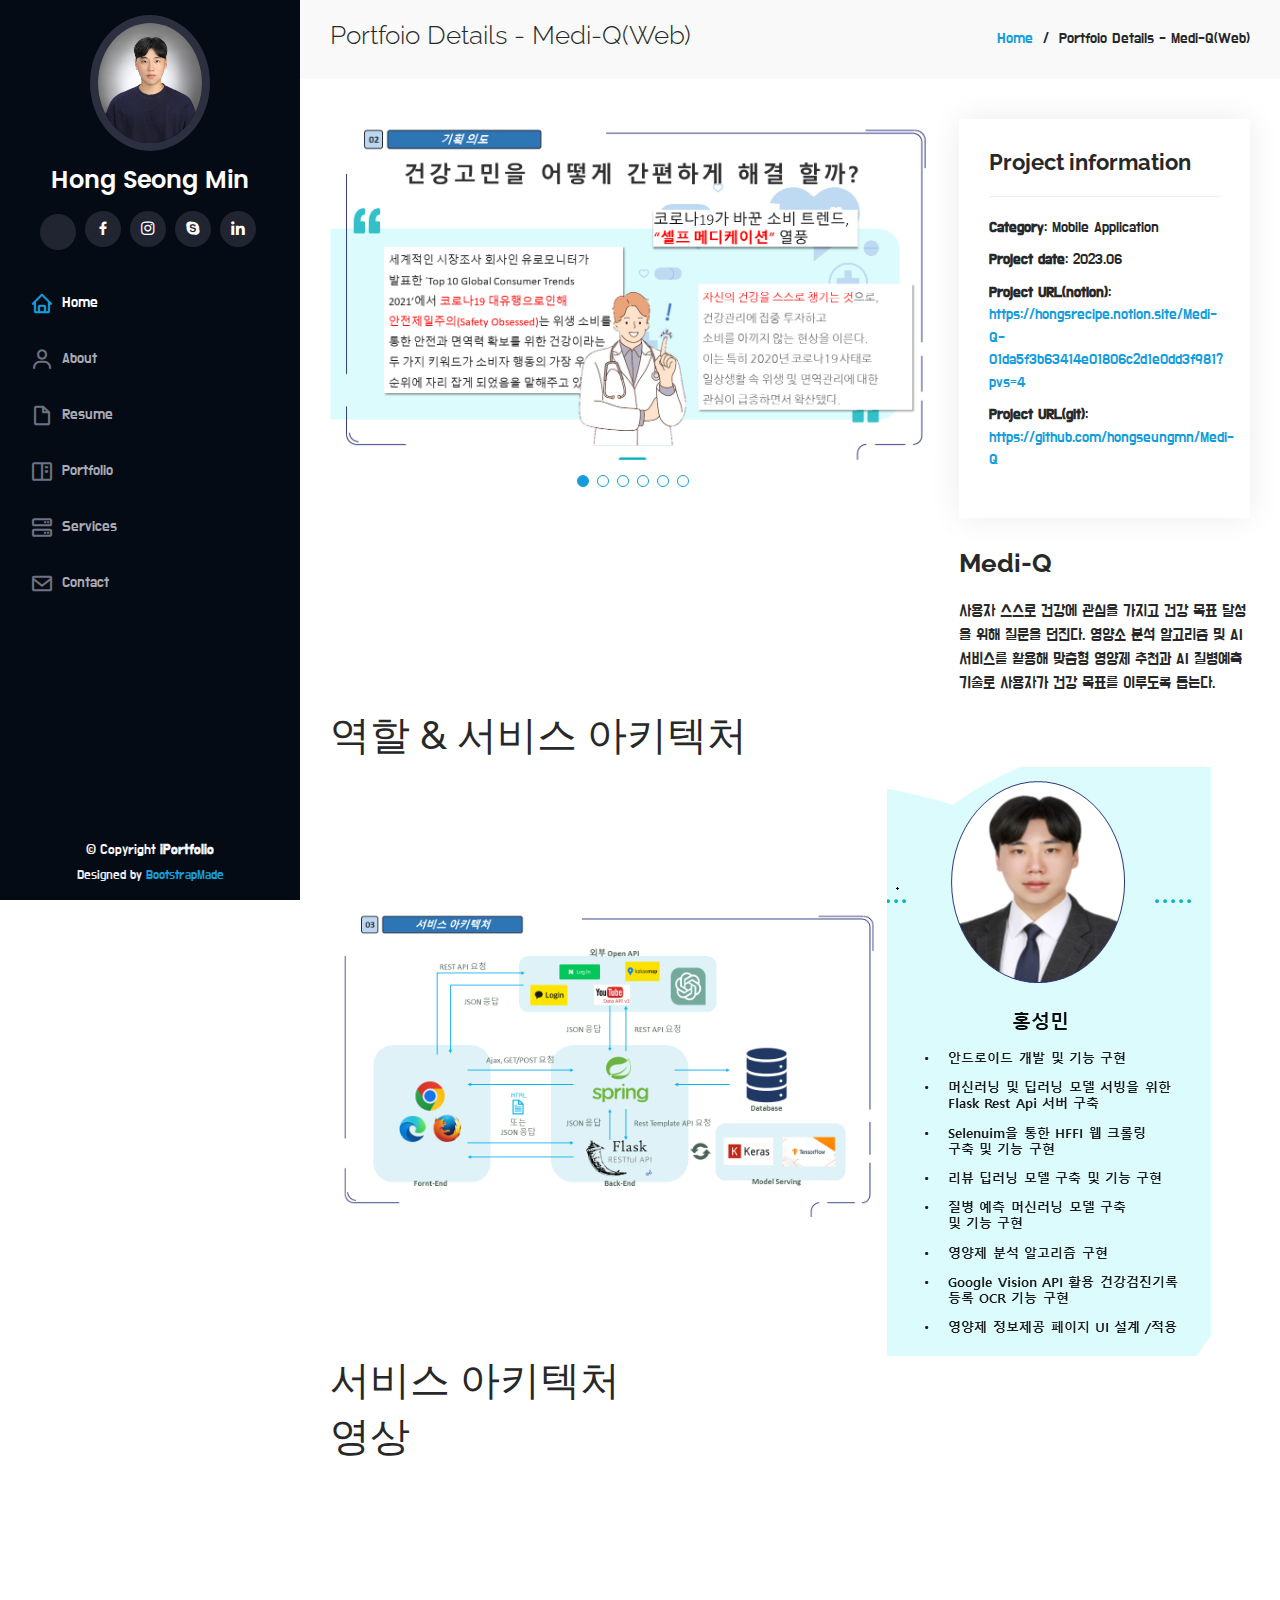
<file: portfolio-details_mediq_2.html>
<!DOCTYPE html>
<html lang="en">

<head>
  <meta charset="utf-8">
  <meta content="width=device-width, initial-scale=1.0" name="viewport">

  <title>Portfolio Details - iPortfolio Bootstrap Template</title>
  <meta content="" name="description">
  <meta content="" name="keywords">

  <!-- Favicons -->
  <link href="assets/img/favicon.png" rel="icon">
  <link href="assets/img/apple-touch-icon.png" rel="apple-touch-icon">

  <!-- Google Fonts -->
  <link href="https://fonts.googleapis.com/css?family=Open+Sans:300,300i,400,400i,600,600i,700,700i|Raleway:300,300i,400,400i,500,500i,600,600i,700,700i|Poppins:300,300i,400,400i,500,500i,600,600i,700,700i" rel="stylesheet">

  <!-- Vendor CSS Files -->
  <link href="assets/vendor/aos/aos.css" rel="stylesheet">
  <link href="assets/vendor/bootstrap/css/bootstrap.min.css" rel="stylesheet">
  <link href="assets/vendor/bootstrap-icons/bootstrap-icons.css" rel="stylesheet">
  <link href="assets/vendor/boxicons/css/boxicons.min.css" rel="stylesheet">
  <link href="assets/vendor/glightbox/css/glightbox.min.css" rel="stylesheet">
  <link href="assets/vendor/swiper/swiper-bundle.min.css" rel="stylesheet">
  <!-- Template Main CSS File -->
  <link href="assets/css/style.css" rel="stylesheet">

  <!-- =======================================================
  * Template Name: iPortfolio
  * Updated: Sep 18 2023 with Bootstrap v5.3.2
  * Template URL: https://bootstrapmade.com/iportfolio-bootstrap-portfolio-websites-template/
  * Author: BootstrapMade.com
  * License: https://bootstrapmade.com/license/
  ======================================================== -->
</head>

<body>

  <!-- ======= Mobile nav toggle button ======= -->
  <i class="bi bi-list mobile-nav-toggle d-xl-none"></i>

  <!-- ======= Header ======= -->
  <header id="header">
    <div class="d-flex flex-column">

      <div class="profile">
        <img src="assets/img/profile-img.jpg" alt="" class="img-fluid rounded-circle">
        <h1 class="text-light"><a href="index.html">Hong Seong Min</a></h1>
        <div class="social-links mt-3 text-center">
          <a href="#" class="twitter"><i class="bx si-notion"></i></a>
          <a href="#" class="facebook"><i class="bx bxl-facebook"></i></a>
          <a href="#" class="instagram"><i class="bx bxl-instagram"></i></a>
          <a href="#" class="google-plus"><i class="bx bxl-skype"></i></a>
          <a href="#" class="linkedin"><i class="bx bxl-linkedin"></i></a>
        </div>
      </div>

      <nav id="navbar" class="nav-menu navbar">
        <ul>
          <li><a href="index.html" class="nav-link scrollto active"><i class="bx bx-home"></i> <span>Home</span></a></li>
          <li><a href="index.html#about" class="nav-link scrollto"><i class="bx bx-user"></i> <span>About</span></a></li>
          <li><a href="index.html#resume" class="nav-link scrollto"><i class="bx bx-file-blank"></i> <span>Resume</span></a></li>
          <li><a href="index.html#portfolio" class="nav-link scrollto"><i class="bx bx-book-content"></i> <span>Portfolio</span></a></li>
          <li><a href="index.html#services" class="nav-link scrollto"><i class="bx bx-server"></i> <span>Services</span></a></li>
          <li><a href="index.html#contact" class="nav-link scrollto"><i class="bx bx-envelope"></i> <span>Contact</span></a></li>
        </ul>
      </nav><!-- .nav-menu -->
    </div>
  </header><!-- End Header -->

  <main id="main">

    <!-- ======= Breadcrumbs ======= -->
    <section id="breadcrumbs" class="breadcrumbs">
      <div class="container">

        <div class="d-flex justify-content-between align-items-center">
          <h2>Portfoio Details - Medi-Q(Web)</h2>
          <ol>
            <li><a href="index.html">Home</a></li>
            <li>Portfoio Details - Medi-Q(Web)</li>
          </ol>
        </div>

      </div>
    </section><!-- End Breadcrumbs -->

    <!-- ======= Portfolio Details Section ======= -->
    <section id="portfolio-details" class="portfolio-details">
      <div class="container">

        <div class="row gy-4">

          <div class="col-lg-8">
            <div class="portfolio-details-slider swiper">
              <div class="swiper-wrapper align-items-center">

                <div class="swiper-slide">
                  <img src="assets/img/portfolio/mediq-1.png" alt="">
                </div>

                <div class="swiper-slide">
                  <img src="assets/img/portfolio/mediq-2.png" alt="">
                </div>

                <div class="swiper-slide">
                  <img src="assets/img/portfolio/mediq-3.png" alt="">
                </div>

                <div class="swiper-slide">
                  <img src="assets/img/portfolio/mediq-4.png" alt="">
                </div>

                <div class="swiper-slide">
                  <img src="assets/img/portfolio/mediq-5.png" alt="">
                </div>
                
                <div class="swiper-slide">
                  <img src="assets/img/portfolio/mediq-6.png" alt="">
                </div>

              </div>
              <div class="swiper-pagination"></div>
            </div>
          </div>

          <div class="col-lg-4">
            <div class="portfolio-info">
              <h3>Project information</h3>
              <ul>
                <li><strong>Category</strong>: Mobile Application</li>
                <li><strong>Project date</strong>: 2023.06</li>
                <li><strong>Project URL(notion)</strong>: <a href="https://hongsrecipe.notion.site/Medi-Q-01da5f3b63414e01806c2d1e0dd3f981?pvs=4">https://hongsrecipe.notion.site/Medi-Q-01da5f3b63414e01806c2d1e0dd3f981?pvs=4</a></li>
                <li><strong>Project URL(git)</strong>: <a href="https://github.com/hongseungmn/Medi-Q">https://github.com/hongseungmn/Medi-Q</a></li>
              </ul>
            </div>
            <div class="portfolio-description">
              <h2>Medi-Q</h2>
              <p>
                사용자 스스로 건강에 관심을 가지고 건강 목표 달성을 위해 질문을 던진다. 영양소 분석 알고리즘 및 AI 서비스를 활용해 맞춤형 영양제 추천과 AI 질병예측 기술로 사용자가 건강 목표를 이루도록 돕는다.
              </p>
            </div>
          </div>

        </div>

      </div>
      <div class="portfolio-detail-content container">
        <h1>역할 &amp; 서비스 아키텍처</h1>
        <img src="assets/img/portfolio/mediq-7.png" style="width: 60%;" alt="">
        <img src="assets/img/portfolio/mediq-8.png" alt="">
        <h1>서비스 아키텍처</h1>
       
        <h1>영상</h1>
        <iframe width="560" height="315" src="https://www.youtube.com/embed/ECmVdzac8rc?si=UhjzdRrt28PNdxP2" title="YouTube video player" frameborder="0" allow="accelerometer; autoplay; clipboard-write; encrypted-media; gyroscope; picture-in-picture; web-share" referrerpolicy="strict-origin-when-cross-origin" allowfullscreen></iframe>
      </div>
    </section><!-- End Portfolio Details Section -->

  </main><!-- End #main -->

  <!-- ======= Footer ======= -->
  <footer id="footer">
    <div class="container">
      <div class="copyright">
        &copy; Copyright <strong><span>iPortfolio</span></strong>
      </div>
      <div class="credits">
        <!-- All the links in the footer should remain intact. -->
        <!-- You can delete the links only if you purchased the pro version. -->
        <!-- Licensing information: https://bootstrapmade.com/license/ -->
        <!-- Purchase the pro version with working PHP/AJAX contact form: https://bootstrapmade.com/iportfolio-bootstrap-portfolio-websites-template/ -->
        Designed by <a href="https://bootstrapmade.com/">BootstrapMade</a>
      </div>
    </div>
  </footer><!-- End  Footer -->

  <a href="#" class="back-to-top d-flex align-items-center justify-content-center"><i class="bi bi-arrow-up-short"></i></a>

  <!-- Vendor JS Files -->
  <script src="assets/vendor/purecounter/purecounter_vanilla.js"></script>
  <script src="assets/vendor/aos/aos.js"></script>
  <script src="assets/vendor/bootstrap/js/bootstrap.bundle.min.js"></script>
  <script src="assets/vendor/glightbox/js/glightbox.min.js"></script>
  <script src="assets/vendor/isotope-layout/isotope.pkgd.min.js"></script>
  <script src="assets/vendor/swiper/swiper-bundle.min.js"></script>
  <script src="assets/vendor/typed.js/typed.umd.js"></script>
  <script src="assets/vendor/waypoints/noframework.waypoints.js"></script>
  <script src="assets/vendor/php-email-form/validate.js"></script>

  <!-- Template Main JS File -->
  <script src="assets/js/main.js"></script>

</body>

</html>
</file>
<file: assets/css/style.css>
/**
* Template Name: iPortfolio
* Updated: Sep 18 2023 with Bootstrap v5.3.2
* Template URL: https://bootstrapmade.com/iportfolio-bootstrap-portfolio-websites-template/
* Author: BootstrapMade.com
* License: https://bootstrapmade.com/license/
*/

/*--------------------------------------------------------------
# General
--------------------------------------------------------------*/
@import url('https://fonts.googleapis.com/css2?family=Do+Hyeon&display=swap');
body {
  font-family: "Do Hyeon", sans-serif;
  font-weight: 400;
  font-style: normal;
  color: #272829;
}

.ko {
  font-family: "Do Hyeon", sans-serif;
  font-weight: 400;
  font-style: normal;
}

a {
  color: #149ddd;
  text-decoration: none;
}

a:hover {
  color: #37b3ed;
  text-decoration: none;
}

h1,
h2,
h3,
h4,
h5,
h6 {
  font-family: "Raleway", sans-serif;
}

/*--------------------------------------------------------------
# Back to top button
--------------------------------------------------------------*/
.back-to-top {
  position: fixed;
  visibility: hidden;
  opacity: 0;
  right: 15px;
  bottom: 15px;
  z-index: 996;
  background: #149ddd;
  width: 40px;
  height: 40px;
  border-radius: 50px;
  transition: all 0.4s;
}

.back-to-top i {
  font-size: 28px;
  color: #fff;
  line-height: 0;
}

.back-to-top:hover {
  background: #2eafec;
  color: #fff;
}

.back-to-top.active {
  visibility: visible;
  opacity: 1;
}

/*--------------------------------------------------------------
# Header
--------------------------------------------------------------*/
#header {
  position: fixed;
  top: 0;
  left: 0;
  bottom: 0;
  width: 300px;
  transition: all ease-in-out 0.5s;
  z-index: 9997;
  transition: all 0.5s;
  padding: 0 15px;
  background: #040b14;
  overflow-y: auto;
}

#header .profile img {
  margin: 15px auto;
  display: block;
  width: 120px;
  border: 8px solid #2c2f3f;
}

#header .profile h1 {
  font-size: 24px;
  margin: 0;
  padding: 0;
  font-weight: 600;
  -moz-text-align-last: center;
  text-align-last: center;
  font-family: "Poppins", sans-serif;
}

#header .profile h1 a,
#header .profile h1 a:hover {
  color: #fff;
  text-decoration: none;
}

#header .profile .social-links a {
  font-size: 18px;
  display: inline-block;
  background: #212431;
  color: #fff;
  line-height: 1;
  padding: 8px 0;
  margin-right: 4px;
  border-radius: 50%;
  text-align: center;
  width: 36px;
  height: 36px;
  transition: 0.3s;
}

#header .profile .social-links a:hover {
  background: #149ddd;
  color: #fff;
  text-decoration: none;
}

#main {
  margin-left: 300px;
}

.container,
.container-fluid {
  padding-left: 30px;
  padding-right: 30px;
}

@media (max-width: 1199px) {
  #header {
    left: -300px;
  }

  #main {
    margin-left: 0;
  }

  .container,
  .container-fluid {
    padding-left: 12px;
    padding-right: 12px;
  }
}

/*--------------------------------------------------------------
# Navigation Menu
--------------------------------------------------------------*/
/* Desktop Navigation */
.nav-menu {
  padding: 30px 0 0 0;
}

.nav-menu * {
  margin: 0;
  padding: 0;
  list-style: none;
}

.nav-menu>ul>li {
  position: relative;
  white-space: nowrap;
}

.nav-menu a,
.nav-menu a:focus {
  display: flex;
  align-items: center;
  color: #a8a9b4;
  padding: 12px 15px;
  margin-bottom: 8px;
  transition: 0.3s;
  font-size: 15px;
}

.nav-menu a i,
.nav-menu a:focus i {
  font-size: 24px;
  padding-right: 8px;
  color: #6f7180;
}

.nav-menu a:hover,
.nav-menu .active,
.nav-menu .active:focus,
.nav-menu li:hover>a {
  text-decoration: none;
  color: #fff;
}

.nav-menu a:hover i,
.nav-menu .active i,
.nav-menu .active:focus i,
.nav-menu li:hover>a i {
  color: #149ddd;
}

/* Mobile Navigation */
.mobile-nav-toggle {
  position: fixed;
  right: 15px;
  top: 15px;
  z-index: 9998;
  border: 0;
  font-size: 24px;
  transition: all 0.4s;
  outline: none !important;
  background-color: #149ddd;
  color: #fff;
  width: 40px;
  height: 40px;
  display: inline-flex;
  align-items: center;
  justify-content: center;
  line-height: 0;
  border-radius: 50px;
  cursor: pointer;
}

.mobile-nav-active {
  overflow: hidden;
}

.mobile-nav-active #header {
  left: 0;
}

/*--------------------------------------------------------------
# Hero Section
--------------------------------------------------------------*/
#hero {
  width: 100%;
  height: 100vh;
  background: url("../img/hero-bg.jpg") top center;
  background-size: contain;
}

#hero:before {
  content: "";
  background: rgba(5, 13, 24, 0.3);
  position: absolute;
  bottom: 0;
  top: 0;
  left: 0;
  right: 0;
  z-index: 1;
}

#hero .hero-container {
  position: relative;
  z-index: 2;
  min-width: 300px;
}

#hero h1 {
  margin: 0 0 10px 0;
  font-size: 64px;
  font-weight: 700;
  line-height: 56px;
  color: #fff;
}

#hero p {
  color: #fff;
  margin-bottom: 50px;
  font-size: 26px;
  font-family: "Poppins", sans-serif;
}

#hero p span {
  color: #fff;
  padding-bottom: 4px;
  letter-spacing: 1px;
  border-bottom: 3px solid #149ddd;
}

@media (min-width: 1024px) {
  #hero {
    background-attachment: fixed;
  }
}

@media (max-width: 768px) {
  #hero h1 {
    font-size: 28px;
    line-height: 36px;
  }

  #hero h2 {
    font-size: 18px;
    line-height: 24px;
    margin-bottom: 30px;
  }
}

/*--------------------------------------------------------------
# Sections General
--------------------------------------------------------------*/
section {
  padding: 60px 0;
  overflow: hidden;
}

.section-bg {
  background: #f5f8fd;
}

.section-title {
  padding-bottom: 30px;
}

.section-title h2 {
  font-size: 32px;
  font-weight: bold;
  margin-bottom: 20px;
  padding-bottom: 20px;
  position: relative;
  color: #173b6c;
}

.section-title h2::after {
  content: "";
  position: absolute;
  display: block;
  width: 50px;
  height: 3px;
  background: #149ddd;
  bottom: 0;
  left: 0;
}

.section-title p {
  margin-bottom: 0;
}

/*--------------------------------------------------------------
# About
--------------------------------------------------------------*/
.about .content h3 {
  font-weight: 700;
  font-size: 26px;
  color: #173b6c;
}

.about .content ul {
  list-style: none;
  padding: 0;
}

.about .content ul li {
  margin-bottom: 20px;
  display: flex;
  align-items: center;
}

.about .content ul strong {
  margin-right: 10px;
}

.about .content ul i {
  font-size: 16px;
  margin-right: 5px;
  color: #149ddd;
  line-height: 0;
}

.about .content p:last-child {
  margin-bottom: 0;
}

/*--------------------------------------------------------------
# Facts
--------------------------------------------------------------*/
.facts {
  padding-bottom: 30px;
}

.facts .count-box {
  padding: 30px;
  width: 100%;
}

.facts .count-box i {
  display: block;
  font-size: 44px;
  color: #149ddd;
  float: left;
  line-height: 0;
}

.facts .count-box span {
  font-size: 48px;
  line-height: 40px;
  display: block;
  font-weight: 700;
  color: #050d18;
  margin-left: 60px;
}

.facts .count-box p {
  padding: 15px 0 0 0;
  margin: 0 0 0 60px;
  font-family: "Raleway", sans-serif;
  font-size: 14px;
  color: #122f57;
}

.facts .count-box a {
  font-weight: 600;
  display: block;
  margin-top: 20px;
  color: #122f57;
  font-size: 15px;
  font-family: "Poppins", sans-serif;
  transition: ease-in-out 0.3s;
}

.facts .count-box a:hover {
  color: #1f5297;
}

/*--------------------------------------------------------------
# Akills
--------------------------------------------------------------*/
.skills .progress {
  height: 60px;
  display: block;
  background: none;
  border-radius: 0;
}

.skills .progress .skill {
  padding: 0;
  margin: 0 0 6px 0;
  text-transform: uppercase;
  display: block;
  font-weight: 600;
  font-family: "Poppins", sans-serif;
  color: #050d18;
}

.skills .progress .skill .val {
  float: right;
  font-style: normal;
}

.skills .progress-bar-wrap {
  background: #dce8f8;
  height: 10px;
}

.skills .progress-bar {
  width: 1px;
  height: 10px;
  transition: 0.9s;
  background-color: #149ddd;
}

/*--------------------------------------------------------------
# Resume
--------------------------------------------------------------*/
.resume .resume-title {
  font-size: 26px;
  font-weight: 700;
  margin-top: 20px;
  margin-bottom: 20px;
  color: #050d18;
}

.resume .resume-item {
  padding: 0 0 20px 20px;
  margin-top: -2px;
  border-left: 2px solid #1f5297;
  position: relative;
}

.resume .resume-item h4 {
  line-height: 18px;
  font-size: 18px;
  font-weight: 600;
  text-transform: uppercase;
  font-family: "Poppins", sans-serif;
  color: #050d18;
  margin-bottom: 10px;
}

.resume .resume-item h5 {
  font-size: 16px;
  background: #e4edf9;
  padding: 5px 15px;
  display: inline-block;
  font-weight: 600;
  margin-bottom: 10px;
}

.resume .resume-item ul {
  padding-left: 20px;
}

.resume .resume-item ul li {
  padding-bottom: 10px;
}

.resume .resume-item:last-child {
  padding-bottom: 0;
}

.resume .resume-item::before {
  content: "";
  position: absolute;
  width: 16px;
  height: 16px;
  border-radius: 50px;
  left: -9px;
  top: 0;
  background: #fff;
  border: 2px solid #1f5297;
}

/*--------------------------------------------------------------
# Portfolio
--------------------------------------------------------------*/
.portfolio .portfolio-item {
  margin-bottom: 30px;
}

.portfolio #portfolio-flters {
  padding: 0;
  margin: 0 auto 35px auto;
  list-style: none;
  text-align: center;
  background: #fff;
  border-radius: 50px;
  padding: 2px 15px;
}

.portfolio #portfolio-flters li {
  cursor: pointer;
  display: inline-block;
  padding: 10px 15px 8px 15px;
  font-size: 14px;
  font-weight: 600;
  line-height: 1;
  text-transform: uppercase;
  color: #272829;
  margin-bottom: 5px;
  transition: all 0.3s ease-in-out;
}

.portfolio #portfolio-flters li:hover,
.portfolio #portfolio-flters li.filter-active {
  color: #149ddd;
}

.portfolio #portfolio-flters li:last-child {
  margin-right: 0;
}

.portfolio .portfolio-wrap {
  transition: 0.3s;
  position: relative;
  overflow: hidden;
  z-index: 1;
}

.portfolio .portfolio-wrap::before {
  content: "";
  background: rgba(255, 255, 255, 0.5);
  position: absolute;
  left: 0;
  right: 0;
  top: 0;
  bottom: 0;
  transition: all ease-in-out 0.3s;
  z-index: 2;
  opacity: 0;
}

.portfolio .portfolio-wrap .portfolio-links {
  opacity: 1;
  left: 0;
  right: 0;
  bottom: -60px;
  z-index: 3;
  position: absolute;
  transition: all ease-in-out 0.3s;
  display: flex;
  justify-content: center;
}

.portfolio .portfolio-wrap .portfolio-links a {
  color: #fff;
  font-size: 28px;
  text-align: center;
  background: rgba(20, 157, 221, 0.75);
  transition: 0.3s;
  width: 50%;
}

.portfolio .portfolio-wrap .portfolio-links a:hover {
  background: rgba(20, 157, 221, 0.95);
}

.portfolio .portfolio-wrap .portfolio-links a+a {
  border-left: 1px solid #37b3ed;
}

.portfolio .portfolio-wrap:hover::before {
  top: 0;
  left: 0;
  right: 0;
  bottom: 0;
  opacity: 1;
}

.portfolio .portfolio-wrap:hover .portfolio-links {
  opacity: 1;
  bottom: 0;
}

/*--------------------------------------------------------------
# Portfolio Details
--------------------------------------------------------------*/
.portfolio-details {
  padding-top: 40px;
}

.portfolio-details .portfolio-details-slider img {
  width: 100%;
}

.portfolio-details .portfolio-details-slider .swiper-pagination {
  margin-top: 20px;
  position: relative;
}

.portfolio-details .portfolio-details-slider .swiper-pagination .swiper-pagination-bullet {
  width: 12px;
  height: 12px;
  background-color: #fff;
  opacity: 1;
  border: 1px solid #149ddd;
}

.portfolio-details .portfolio-details-slider .swiper-pagination .swiper-pagination-bullet-active {
  background-color: #149ddd;
}

.portfolio-details .portfolio-info {
  padding: 30px;
  box-shadow: 0px 0 30px rgba(5, 13, 24, 0.08);
}

.portfolio-details .portfolio-info h3 {
  font-size: 22px;
  font-weight: 700;
  margin-bottom: 20px;
  padding-bottom: 20px;
  border-bottom: 1px solid #eee;
}

.portfolio-details .portfolio-info ul {
  list-style: none;
  padding: 0;
  font-size: 15px;
}

.portfolio-details .portfolio-info ul li+li {
  margin-top: 10px;
}

.portfolio-details .portfolio-description {
  padding-top: 30px;
}

.portfolio-details .portfolio-description h2 {
  font-size: 26px;
  font-weight: 700;
  margin-bottom: 20px;
}

.portfolio-details .portfolio-description p {
  padding: 0;
}

/*--------------------------------------------------------------
# Services
--------------------------------------------------------------*/
.services .icon-box {
  margin-bottom: 20px;
}

.services .icon {
  float: left;
  display: flex;
  align-items: center;
  justify-content: center;
  width: 54px;
  height: 54px;
  background: #149ddd;
  border-radius: 50%;
  transition: 0.5s;
  border: 1px solid #149ddd;
}

.services .icon i {
  color: #fff;
  font-size: 24px;
  line-height: 0;
}

.services .icon-box:hover .icon {
  background: #fff;
}

.services .icon-box:hover .icon i {
  color: #149ddd;
}

.services .title {
  margin-left: 80px;
  font-weight: 700;
  margin-bottom: 15px;
  font-size: 18px;
}

.services .title a {
  color: #343a40;
}

.services .title a:hover {
  color: #149ddd;
}

.services .description {
  margin-left: 80px;
  line-height: 24px;
  font-size: 14px;
}

/*--------------------------------------------------------------
# Testimonials
--------------------------------------------------------------*/
.testimonials .testimonials-carousel,
.testimonials .testimonials-slider {
  overflow: hidden;
}

.testimonials .testimonial-item {
  box-sizing: content-box;
  text-align: center;
  min-height: 320px;
}

.testimonials .testimonial-item .testimonial-img {
  width: 90px;
  border-radius: 50%;
  margin: 0 auto;
}

.testimonials .testimonial-item h3 {
  font-size: 18px;
  font-weight: bold;
  margin: 10px 0 5px 0;
  color: #111;
}

.testimonials .testimonial-item h4 {
  font-size: 14px;
  color: #999;
  margin: 0;
}

.testimonials .testimonial-item .quote-icon-left,
.testimonials .testimonial-item .quote-icon-right {
  color: #c3e8fa;
  font-size: 26px;
}

.testimonials .testimonial-item .quote-icon-left {
  display: inline-block;
  left: -5px;
  position: relative;
}

.testimonials .testimonial-item .quote-icon-right {
  display: inline-block;
  right: -5px;
  position: relative;
  top: 10px;
}

.testimonials .testimonial-item p {
  font-style: italic;
  margin: 0 15px 15px 15px;
  padding: 20px;
  background: #fff;
  position: relative;
  margin-bottom: 35px;
  border-radius: 6px;
  box-shadow: 0px 2px 15px rgba(0, 0, 0, 0.1);
}

.testimonials .testimonial-item p::after {
  content: "";
  width: 0;
  height: 0;
  border-top: 20px solid #fff;
  border-right: 20px solid transparent;
  border-left: 20px solid transparent;
  position: absolute;
  bottom: -20px;
  left: calc(50% - 20px);
}

.testimonials .swiper-pagination {
  margin-top: 20px;
  position: relative;
}

.testimonials .swiper-pagination .swiper-pagination-bullet {
  width: 12px;
  height: 12px;
  background-color: #fff;
  opacity: 1;
  border: 1px solid #149ddd;
}

.testimonials .swiper-pagination .swiper-pagination-bullet-active {
  background-color: #149ddd;
}

/*--------------------------------------------------------------
# Contact
--------------------------------------------------------------*/
.contact {
  padding-bottom: 130px;
}

.contact .info {
  padding: 30px;
  background: #fff;
  width: 100%;
  box-shadow: 0 0 24px 0 rgba(0, 0, 0, 0.12);
}

.contact .info i {
  font-size: 20px;
  color: #149ddd;
  float: left;
  width: 44px;
  height: 44px;
  background: #dff3fc;
  display: flex;
  justify-content: center;
  align-items: center;
  border-radius: 50px;
  transition: all 0.3s ease-in-out;
}

.contact .info h4 {
  padding: 0 0 0 60px;
  font-size: 22px;
  font-weight: 600;
  margin-bottom: 5px;
  color: #050d18;
}

.contact .info p {
  padding: 0 0 10px 60px;
  margin-bottom: 20px;
  font-size: 14px;
  color: #173b6c;
}

.contact .info .email p {
  padding-top: 5px;
}

.contact .info .social-links {
  padding-left: 60px;
}

.contact .info .social-links a {
  font-size: 18px;
  display: inline-block;
  background: #333;
  color: #fff;
  line-height: 1;
  padding: 8px 0;
  border-radius: 50%;
  text-align: center;
  width: 36px;
  height: 36px;
  transition: 0.3s;
  margin-right: 10px;
}

.contact .info .social-links a:hover {
  background: #149ddd;
  color: #fff;
}

.contact .info .email:hover i,
.contact .info .address:hover i,
.contact .info .phone:hover i {
  background: #149ddd;
  color: #fff;
}

.contact .php-email-form {
  width: 100%;
  padding: 30px;
  background: #fff;
  box-shadow: 0 0 24px 0 rgba(0, 0, 0, 0.12);
}

.contact .php-email-form .form-group {
  padding-bottom: 8px;
}

.contact .php-email-form .validate {
  display: none;
  color: red;
  margin: 0 0 15px 0;
  font-weight: 400;
  font-size: 13px;
}

.contact .php-email-form .error-message {
  display: none;
  color: #fff;
  background: #ed3c0d;
  text-align: left;
  padding: 15px;
  font-weight: 600;
}

.contact .php-email-form .error-message br+br {
  margin-top: 25px;
}

.contact .php-email-form .sent-message {
  display: none;
  color: #fff;
  background: #18d26e;
  text-align: center;
  padding: 15px;
  font-weight: 600;
}

.contact .php-email-form .loading {
  display: none;
  background: #fff;
  text-align: center;
  padding: 15px;
}

.contact .php-email-form .loading:before {
  content: "";
  display: inline-block;
  border-radius: 50%;
  width: 24px;
  height: 24px;
  margin: 0 10px -6px 0;
  border: 3px solid #18d26e;
  border-top-color: #eee;
  animation: animate-loading 1s linear infinite;
}

.contact .php-email-form .form-group {
  margin-bottom: 15px;
}

.contact .php-email-form label {
  padding-bottom: 8px;
}

.contact .php-email-form input,
.contact .php-email-form textarea {
  border-radius: 0;
  box-shadow: none;
  font-size: 14px;
}

.contact .php-email-form input {
  height: 44px;
}

.contact .php-email-form textarea {
  padding: 10px 15px;
}

.contact .php-email-form button[type=submit] {
  background: #149ddd;
  border: 0;
  padding: 10px 24px;
  color: #fff;
  transition: 0.4s;
  border-radius: 4px;
}

.contact .php-email-form button[type=submit]:hover {
  background: #37b3ed;
}

@keyframes animate-loading {
  0% {
    transform: rotate(0deg);
  }

  100% {
    transform: rotate(360deg);
  }
}

/*--------------------------------------------------------------
# Breadcrumbs
--------------------------------------------------------------*/
.breadcrumbs {
  padding: 20px 0;
  background: #f9f9f9;
}

.breadcrumbs h2 {
  font-size: 26px;
  font-weight: 300;
}

.breadcrumbs ol {
  display: flex;
  flex-wrap: wrap;
  list-style: none;
  padding: 0;
  margin: 0;
  font-size: 15px;
}

.breadcrumbs ol li+li {
  padding-left: 10px;
}

.breadcrumbs ol li+li::before {
  display: inline-block;
  padding-right: 10px;
  color: #0e2442;
  content: "/";
}

@media (max-width: 768px) {
  .breadcrumbs .d-flex {
    display: block !important;
  }

  .breadcrumbs ol {
    display: block;
  }

  .breadcrumbs ol li {
    display: inline-block;
  }
}

/*--------------------------------------------------------------
# Footer
--------------------------------------------------------------*/
#footer {
  padding: 15px;
  color: #f4f6fd;
  font-size: 14px;
  position: fixed;
  left: 0;
  bottom: 0;
  width: 300px;
  z-index: 9999;
  background: #040b14;
}

#footer .copyright {
  text-align: center;
}

#footer .credits {
  padding-top: 5px;
  text-align: center;
  font-size: 13px;
  color: #eaebf0;
}

@media (max-width: 1199px) {
  #footer {
    position: static;
    width: auto;
    padding-right: 20px 15px;
  }
}

.img-container {
  width: 100%;
  height: 100%;
  overflow: hidden;
  display: flex;
  align-items: center;
  justify-content: center;
}

.img-container img {
  width: 100%;
  height: auto;
  max-width: 100%;
  max-height: 100%;
  object-fit: contain; /* Use 'cover' if you want to cover the entire container */
}
</file>
